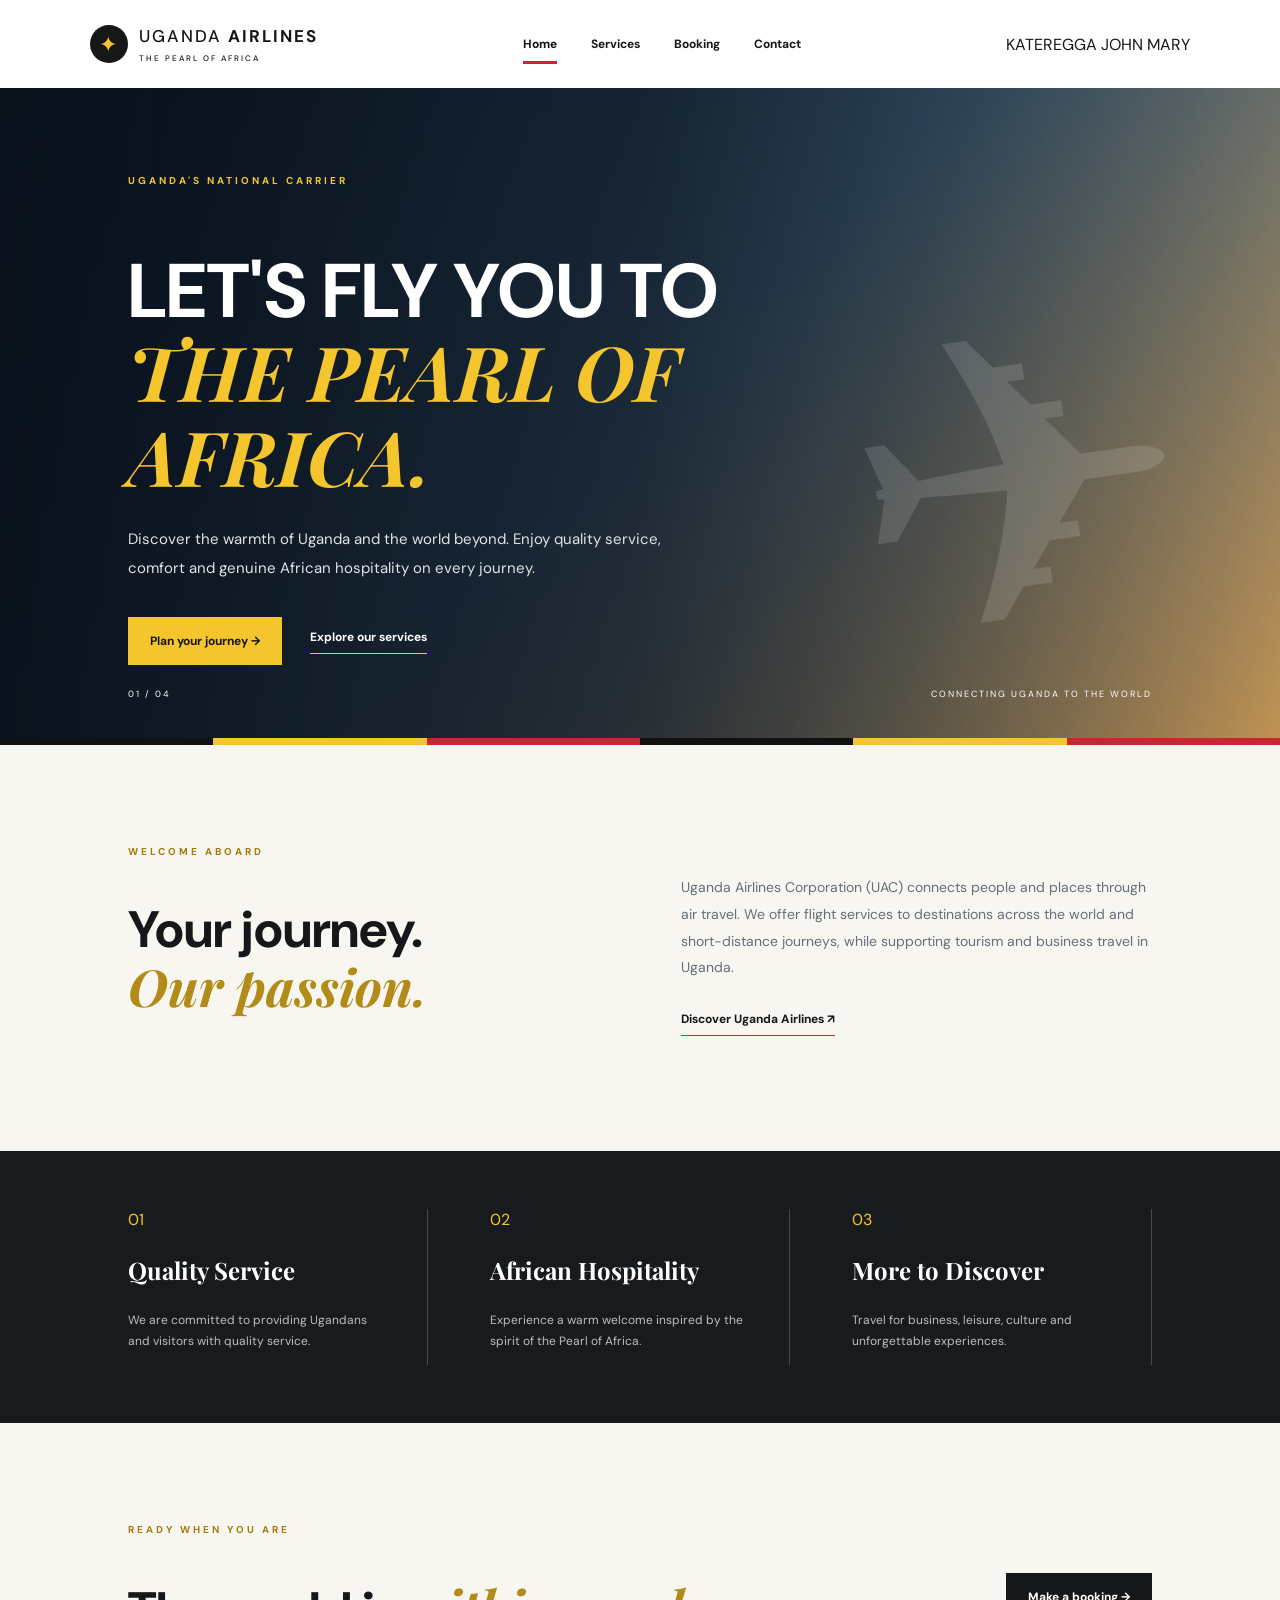
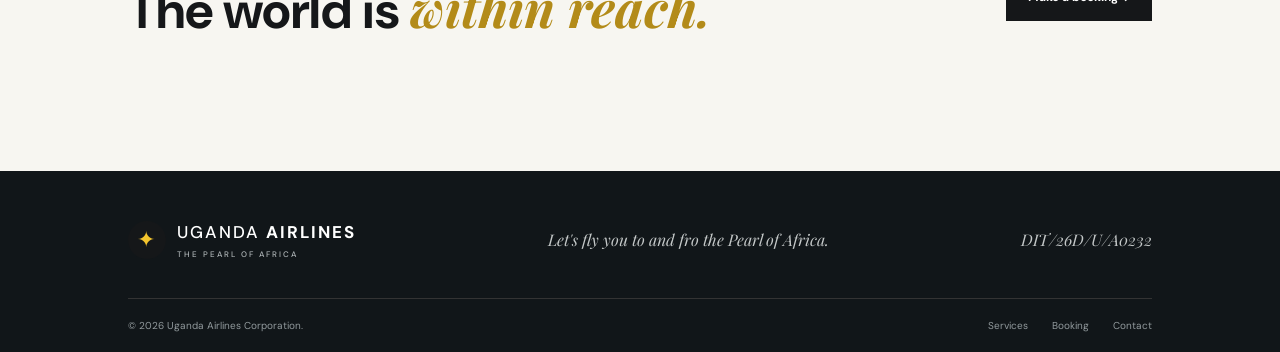
<file: Uganda AirLines/index.html>
<!DOCTYPE html>
<html lang="en">

<head>
    <meta charset="UTF-8">

    <meta name="viewport"
          content="width=device-width, initial-scale=1.0">

    <meta name="description"
          content="Uganda Airlines connecting the Pearl of Africa to the world.">

    <title>Uganda Airlines | Home</title>

    <!-- CSS CONNECTION -->
    <link rel="stylesheet" href="style.css">

    <!-- JAVASCRIPT CONNECTION -->
    <script src="script.js" defer></script>

</head>

<body>

<header class="site-header">

    <a class="brand" href="index.html">

        <span class="brand-mark">✦</span>

        <span>
            UGANDA <b>AIRLINES</b>
            <small>THE PEARL OF AFRICA</small>
        </span>

    </a>

    <button class="menu-toggle">☰</button>

    <nav class="nav">

        <a class="active" href="index.html">Home</a>

        <a href="services.html">Services</a>

        <a href="booking.html">Booking</a>

        <a href="contact.html">Contact</a>

    </nav>
<P>KATEREGGA JOHN MARY</P>
</header>


<main>

    <!-- HERO SECTION -->

    <section class="hero">

        <div class="hero-content">

            <span class="eyebrow">
                UGANDA'S NATIONAL CARRIER
            </span>

            <h1>
                LET'S FLY YOU TO
                <br>
                <em>THE PEARL OF AFRICA.</em>
            </h1>

            <p>
                Discover the warmth of Uganda and the world beyond.
                Enjoy quality service, comfort and genuine African
                hospitality on every journey.
            </p>

            <div class="hero-actions">

                <a class="btn btn-gold"
                   href="booking.html">

                    Plan your journey →

                </a>

                <a class="text-link"
                   href="services.html">

                    Explore our services

                </a>

            </div>

        </div>

        <div class="hero-caption">

            <span>01 / 04</span>

            <span>
                CONNECTING UGANDA TO THE WORLD
            </span>

        </div>

        <div class="flag-stripe">

            <span></span>
            <span></span>
            <span></span>
            <span></span>
            <span></span>
            <span></span>

        </div>

    </section>


    <!-- INTRODUCTION -->

    <section class="intro section-wrap">

        <div>

            <p class="eyebrow dark">
                WELCOME ABOARD
            </p>

            <h2>
                Your journey.
                <br>
                <em>Our passion.</em>
            </h2>

        </div>

        <div class="intro-copy">

            <p>
                Uganda Airlines Corporation (UAC) connects people
                and places through air travel.

                We offer flight services to destinations across
                the world and short-distance journeys, while
                supporting tourism and business travel in Uganda.
            </p>

            <a class="arrow-link" href="services.html">

                Discover Uganda Airlines ↗

            </a>

        </div>

    </section>


    <!-- FEATURES -->

    <section class="feature-band">

        <article>

            <span class="feature-number">01</span>

            <h3>Quality Service</h3>

            <p>
                We are committed to providing Ugandans and
                visitors with quality service.
            </p>

        </article>


        <article>

            <span class="feature-number">02</span>

            <h3>African Hospitality</h3>

            <p>
                Experience a warm welcome inspired by the
                spirit of the Pearl of Africa.
            </p>

        </article>


        <article>

            <span class="feature-number">03</span>

            <h3>More to Discover</h3>

            <p>
                Travel for business, leisure, culture and
                unforgettable experiences.
            </p>

        </article>

    </section>


    <!-- BOOKING CALL TO ACTION -->

    <section class="cta section-wrap">

        <div>

            <p class="eyebrow dark">
                READY WHEN YOU ARE
            </p>

            <h2>
                The world is
                <em>within reach.</em>
            </h2>

        </div>

        <a class="btn btn-dark" href="booking.html">

            Make a booking →

        </a>

    </section>

</main>


<!-- FOOTER -->

<footer class="footer">

    <div class="footer-top">

        <a class="brand brand-footer" href="index.html">

            <span class="brand-mark">✦</span>

            <span>
                UGANDA <b>AIRLINES</b>
                <small>THE PEARL OF AFRICA</small>
            </span>

        </a>

        <p>
            Let's fly you to and fro the Pearl of Africa.
        </p>
         <p>DIT/26D/U/A0232</p>
    </div>


    <div class="footer-bottom">

        <span>
            © <span class="year"></span>
            Uganda Airlines Corporation.
        </span>

        <div>

            <a href="services.html">Services</a>

            <a href="booking.html">Booking</a>

            <a href="contact.html">Contact</a>

        </div>

    </div>

</footer>

</body>
</html>
</file>
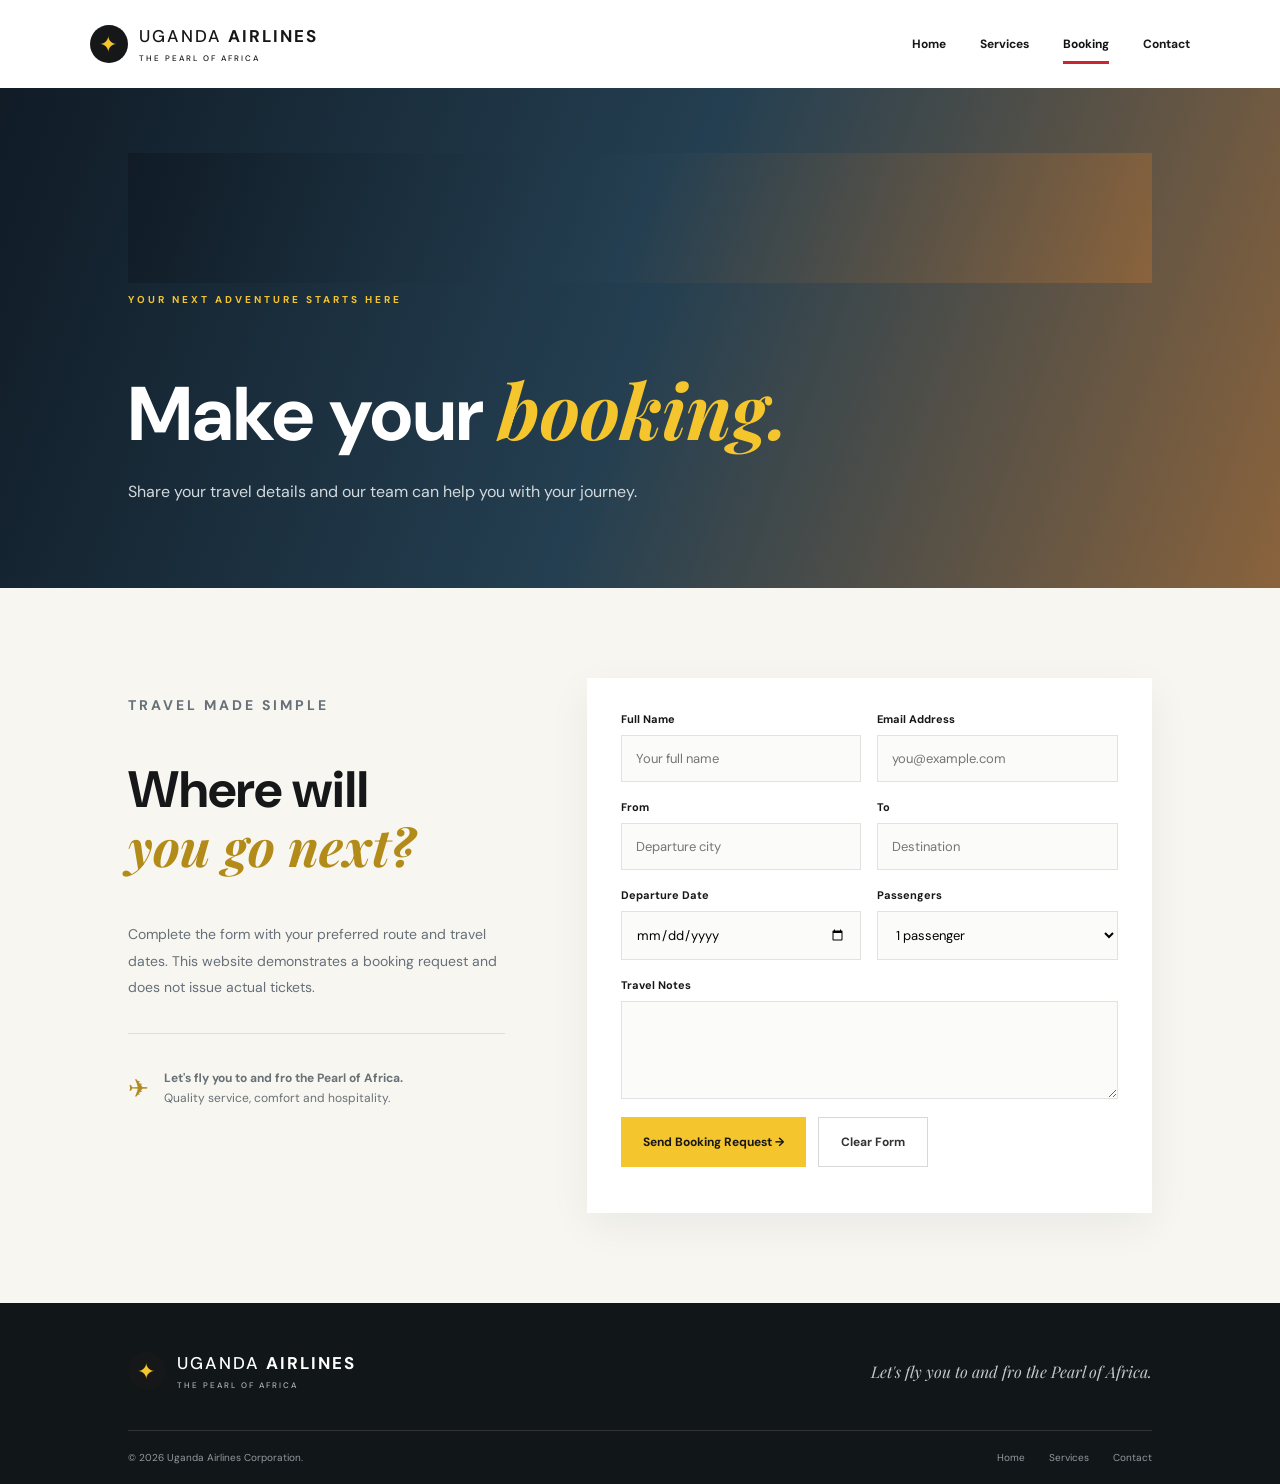
<file: Uganda AirLines/booking.html>
<!DOCTYPE html>
<html lang="en">

<head>

    <meta charset="UTF-8">

    <meta name="viewport"
          content="width=device-width, initial-scale=1.0">

    <meta name="description"
          content="Plan your journey with Uganda Airlines.">

    <title>Uganda Airlines | Booking</title>

    <link rel="stylesheet" href="style.css">

    <script src="script.js" defer></script>

</head>

<body>

<header class="site-header">

    <a class="brand" href="index.html">

        <span class="brand-mark">✦</span>

        <span>
            UGANDA <b>AIRLINES</b>
            <small>THE PEARL OF AFRICA</small>
        </span>

    </a>

    <button class="menu-toggle">☰</button>

    <nav class="nav">

        <a href="index.html">Home</a>

        <a href="services.html">Services</a>

        <a class="active" href="booking.html">Booking</a>

        <a href="contact.html">Contact</a>

    </nav>

</header>


<main>

   <section class="page-hero compact booking-hero"><section class="page-hero compact booking-hero"></section>

        <p class="eyebrow">
            YOUR NEXT ADVENTURE STARTS HERE
        </p>

        <h1>
            Make your <em>booking.</em>
        </h1>

        <p>
            Share your travel details and our team can help
            you with your journey.
        </p>

    </section>


    <section class="form-layout section-wrap">

        <div class="form-aside">

            <p class="eyebrow dark">
                TRAVEL MADE SIMPLE
            </p>

            <h2>
                Where will
                <br>
                <em>you go next?</em>
            </h2>

            <p>
                Complete the form with your preferred route
                and travel dates.

                This website demonstrates a booking request
                and does not issue actual tickets.
            </p>

            <div class="aside-note">

                <span>✈</span>

                <p>
                    <b>
                        Let's fly you to and fro
                        the Pearl of Africa.
                    </b>

                    <br>

                    Quality service, comfort and hospitality.
                </p>

            </div>

        </div>


        <!-- BOOKING FORM -->

        <form class="form-card" id="booking-form">

            <div class="form-row">

                <label>
                    Full Name

                    <input
                        type="text"
                        name="name"
                        placeholder="Your full name"
                        required
                    >

                </label>


                <label>
                    Email Address

                    <input
                        type="email"
                        name="email"
                        placeholder="you@example.com"
                        required
                    >

                </label>

            </div>


            <div class="form-row">

                <label>
                    From

                    <input
                        type="text"
                        name="from"
                        placeholder="Departure city"
                        required
                    >

                </label>


                <label>
                    To

                    <input
                        type="text"
                        name="to"
                        placeholder="Destination"
                        required
                    >

                </label>

            </div>


            <div class="form-row">

                <label>
                    Departure Date

                    <input
                        type="date"
                        name="date"
                        required
                    >

                </label>


                <label>
                    Passengers

                    <select name="passengers">

                        <option>1 passenger</option>

                        <option>2 passengers</option>

                        <option>3 passengers</option>

                        <option>4 passengers</option>

                        <option>5+ passengers</option>

                    </select>

                </label>

            </div>


            <label>
                Travel Notes

                <textarea
                    name="notes"
                    rows="4"
                    placeholder="Additional travel information">
                </textarea>

            </label>


            <div class="form-actions">

                <button
                    class="btn btn-gold"
                    type="submit">

                    Send Booking Request →

                </button>


                <button
                    class="btn btn-outline"
                    type="reset">

                    Clear Form

                </button>

            </div>


            <p class="form-feedback"
               aria-live="polite">
            </p>

        </form>

    </section>

</main>


<footer class="footer">

    <div class="footer-top">

        <a class="brand brand-footer" href="index.html">

            <span class="brand-mark">✦</span>

            <span>
                UGANDA <b>AIRLINES</b>
                <small>THE PEARL OF AFRICA</small>
            </span>

        </a>

        <p>
            Let's fly you to and fro the Pearl of Africa.
        </p>

    </div>


    <div class="footer-bottom">

        <span>
            © <span class="year"></span>
            Uganda Airlines Corporation.
        </span>

        <div>

            <a href="index.html">Home</a>

            <a href="services.html">Services</a>

            <a href="contact.html">Contact</a>

        </div>

    </div>

</footer>

</body>
</html>
</file>
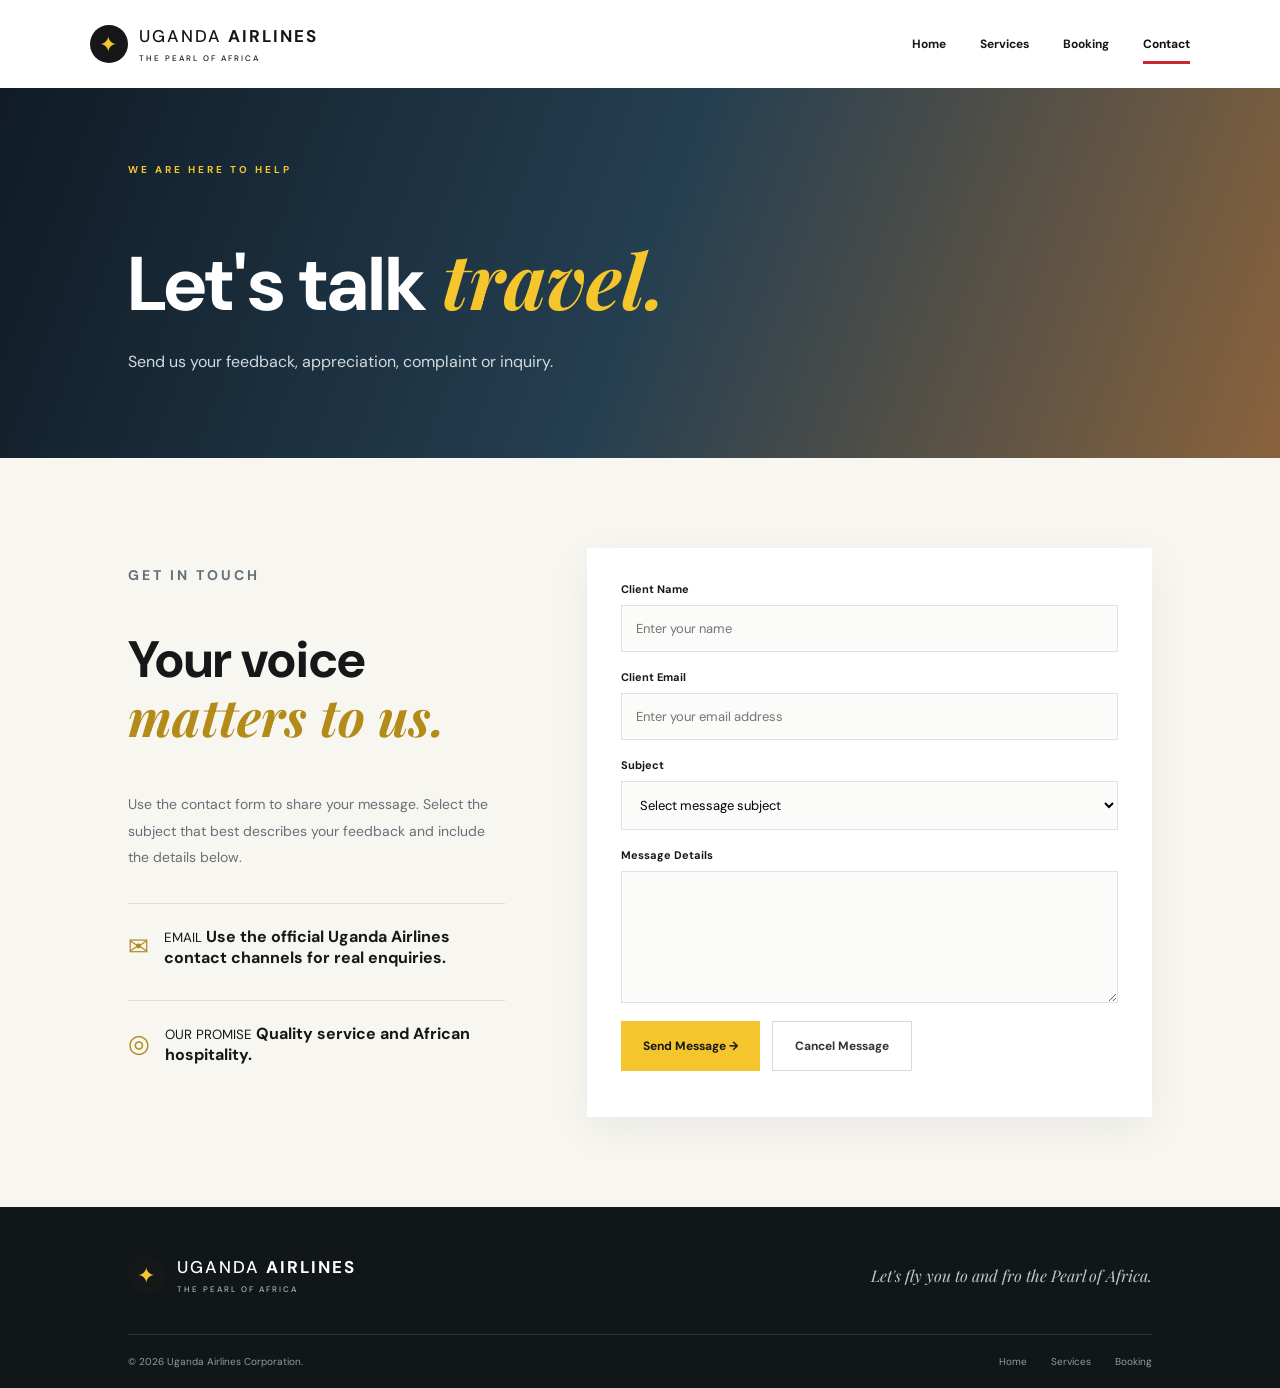
<file: Uganda AirLines/contact.html>
<!DOCTYPE html>
<html lang="en">

<head>

    <meta charset="UTF-8">

    <meta name="viewport"
          content="width=device-width, initial-scale=1.0">

    <meta name="description"
          content="Contact Uganda Airlines with your feedback or inquiry.">

    <title>Uganda Airlines | Contact</title>

    <link rel="stylesheet" href="style.css">

    <script src="script.js" defer></script>

</head>

<body>

<header class="site-header">

    <a class="brand" href="index.html">

        <span class="brand-mark">✦</span>

        <span>
            UGANDA <b>AIRLINES</b>
            <small>THE PEARL OF AFRICA</small>
        </span>

    </a>

    <button class="menu-toggle">☰</button>

    <nav class="nav">

        <a href="index.html">Home</a>

        <a href="services.html">Services</a>

        <a href="booking.html">Booking</a>

        <a class="active" href="contact.html">Contact</a>

    </nav>

</header>


<main>
<section class="page-hero compact contact-hero">

        <p class="eyebrow">
            WE ARE HERE TO HELP
        </p>

        <h1>
            Let's talk <em>travel.</em>
        </h1>

        <p>
            Send us your feedback, appreciation,
            complaint or inquiry.
        </p>

    </section>


    <section class="form-layout section-wrap">

        <div class="form-aside">

            <p class="eyebrow dark">
                GET IN TOUCH
            </p>

            <h2>
                Your voice
                <br>
                <em>matters to us.</em>
            </h2>

            <p>
                Use the contact form to share your message.
                Select the subject that best describes your
                feedback and include the details below.
            </p>


            <div class="contact-detail">

                <span>✉</span>

                <div>

                    <small>EMAIL</small>

                    <b>
                        Use the official Uganda Airlines
                        contact channels for real enquiries.
                    </b>

                </div>

            </div>


            <div class="contact-detail">

                <span>◎</span>

                <div>

                    <small>OUR PROMISE</small>

                    <b>
                        Quality service and African hospitality.
                    </b>

                </div>

            </div>

        </div>


        <!-- CONTACT FORM -->

        <form class="form-card" id="contact-form">

            <label>
                Client Name

                <input
                    type="text"
                    name="name"
                    placeholder="Enter your name"
                    required
                >

            </label>


            <label>
                Client Email

                <input
                    type="email"
                    name="email"
                    placeholder="Enter your email address"
                    required
                >

            </label>


            <label>
                Subject

                <select name="subject" required>

                    <option value="">
                        Select message subject
                    </option>

                    <option>Appreciation</option>

                    <option>Complaint</option>

                    <option>Inquiry</option>

                </select>

            </label>


            <label>
                Message Details

                <textarea
                    name="message"
                    rows="6"
                    placeholder="Write your message here..."
                    required>
                </textarea>

            </label>


            <div class="form-actions">

                <button
                    class="btn btn-gold"
                    type="submit">

                    Send Message →

                </button>


                <button
                    class="btn btn-outline"
                    type="reset">

                    Cancel Message

                </button>

            </div>


            <p class="form-feedback"
               aria-live="polite">
            </p>

        </form>

    </section>

</main>


<footer class="footer">

    <div class="footer-top">

        <a class="brand brand-footer" href="index.html">

            <span class="brand-mark">✦</span>

            <span>
                UGANDA <b>AIRLINES</b>
                <small>THE PEARL OF AFRICA</small>
            </span>

        </a>

        <p>
            Let's fly you to and fro the Pearl of Africa.
        </p>

    </div>


    <div class="footer-bottom">

        <span>
            © <span class="year"></span>
            Uganda Airlines Corporation.
        </span>

        <div>

            <a href="index.html">Home</a>

            <a href="services.html">Services</a>

            <a href="booking.html">Booking</a>

        </div>

    </div>

</footer>

</body>
</html>
</file>
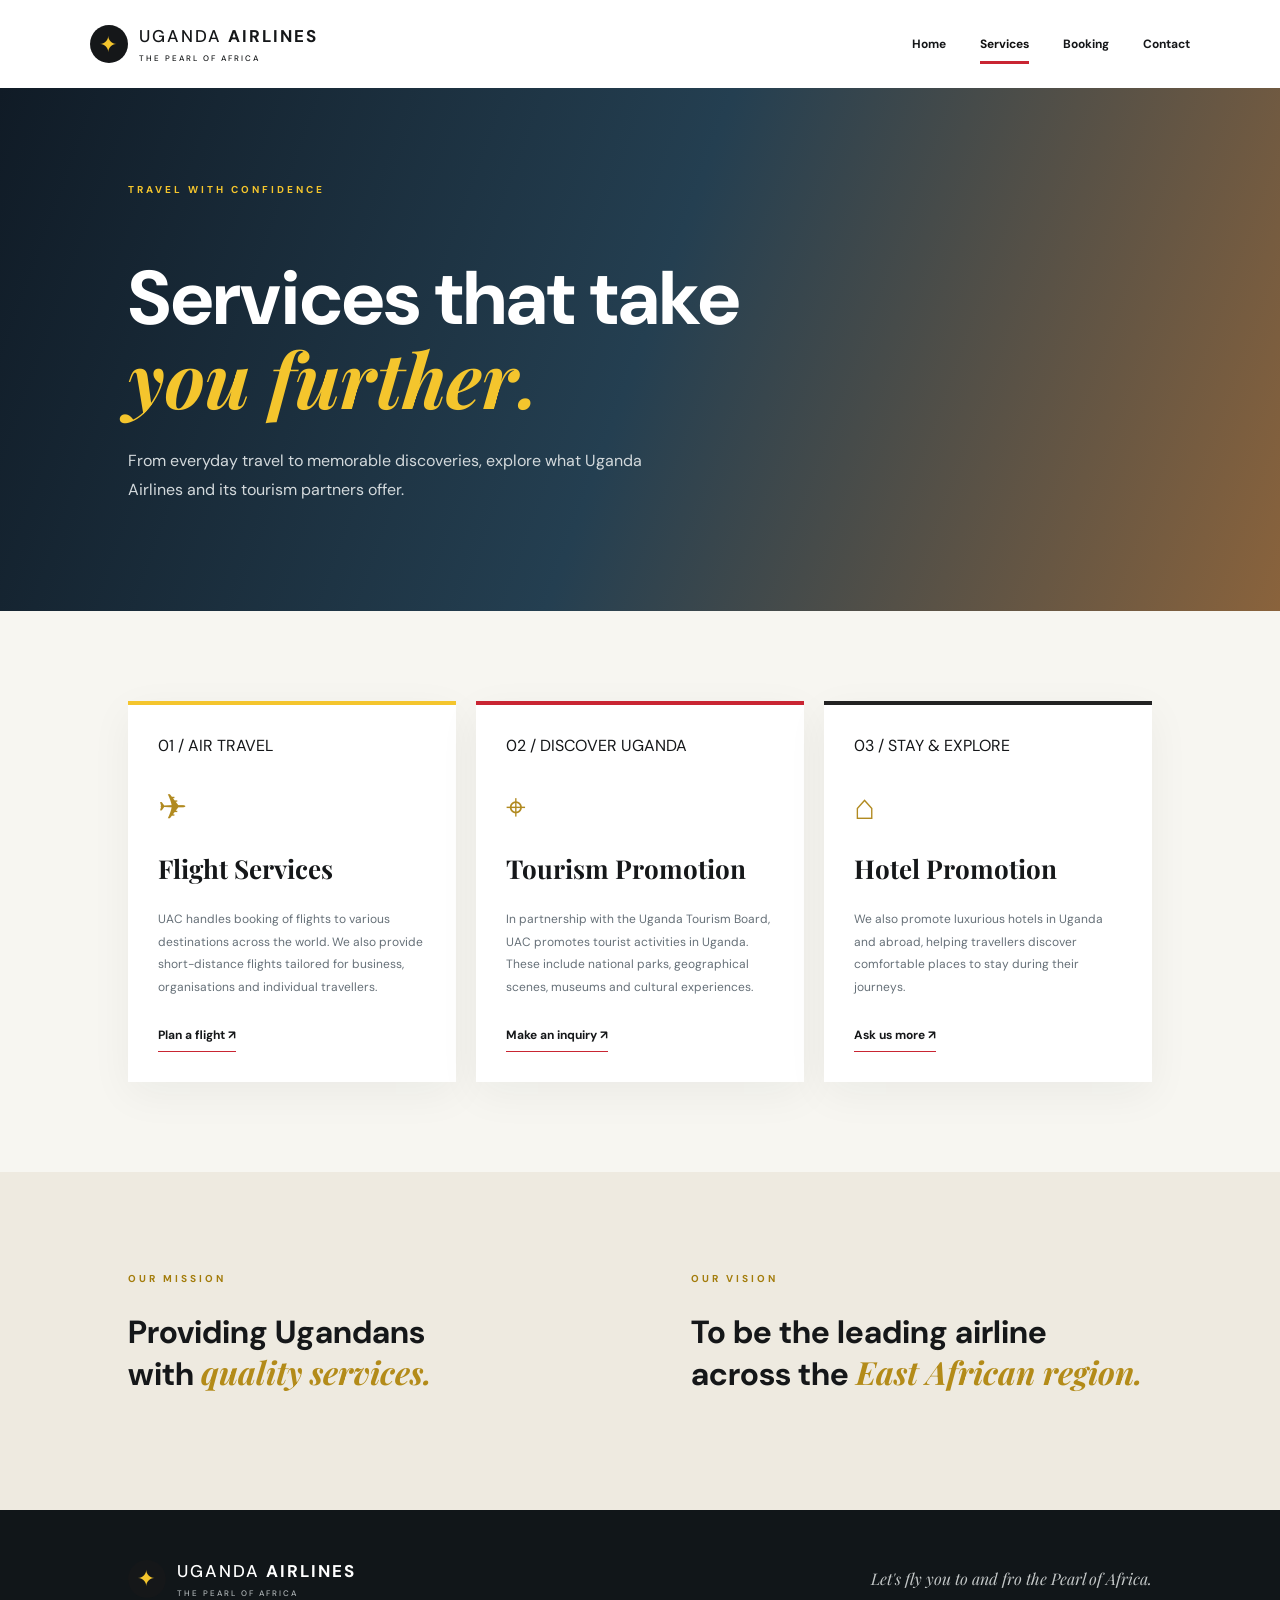
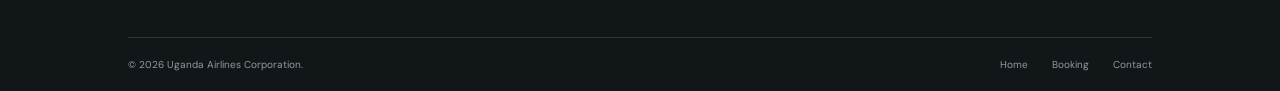
<file: Uganda AirLines/services.html>
<!DOCTYPE html>
<html lang="en">

<head>

    <meta charset="UTF-8">

    <meta name="viewport"
          content="width=device-width, initial-scale=1.0">

    <meta name="description"
          content="Explore Uganda Airlines services.">

    <title>Uganda Airlines | Services</title>

    <link rel="stylesheet" href="style.css">

    <script src="script.js" defer></script>

</head>

<body>

<header class="site-header">

    <a class="brand" href="index.html">

        <span class="brand-mark">✦</span>

        <span>
            UGANDA <b>AIRLINES</b>
            <small>THE PEARL OF AFRICA</small>
        </span>

    </a>

    <button class="menu-toggle">☰</button>

    <nav class="nav">

        <a href="index.html">Home</a>

        <a class="active" href="services.html">Services</a>

        <a href="booking.html">Booking</a>

        <a href="contact.html">Contact</a>

    </nav>

</header>


<main>

    <section class="page-hero services-hero">

        <p class="eyebrow">
            TRAVEL WITH CONFIDENCE
        </p>

        <h1>
            Services that take
            <br>
            <em>you further.</em>
        </h1>

        <p>
            From everyday travel to memorable discoveries,
            explore what Uganda Airlines and its tourism
            partners offer.
        </p>

    </section>


    <!-- SERVICES -->

    <section class="services-grid section-wrap">


        <article class="service-card">

            <span>01 / AIR TRAVEL</span>

            <div class="service-icon">✈</div>

            <h2>Flight Services</h2>

            <p>
                UAC handles booking of flights to various
                destinations across the world.

                We also provide short-distance flights
                tailored for business, organisations and
                individual travellers.
            </p>

            <a href="booking.html" class="arrow-link">
                Plan a flight ↗
            </a>

        </article>


        <article class="service-card service-tour">

            <span>02 / DISCOVER UGANDA</span>

            <div class="service-icon">⌖</div>

            <h2>Tourism Promotion</h2>

            <p>
                In partnership with the Uganda Tourism Board,
                UAC promotes tourist activities in Uganda.

                These include national parks, geographical
                scenes, museums and cultural experiences.
            </p>

            <a href="contact.html" class="arrow-link">
                Make an inquiry ↗
            </a>

        </article>


        <article class="service-card service-hotel">

            <span>03 / STAY & EXPLORE</span>

            <div class="service-icon">⌂</div>

            <h2>Hotel Promotion</h2>

            <p>
                We also promote luxurious hotels in Uganda
                and abroad, helping travellers discover
                comfortable places to stay during their journeys.
            </p>

            <a href="contact.html" class="arrow-link">
                Ask us more ↗
            </a>

        </article>

    </section>


    <!-- MISSION AND VISION -->

    <section class="mission section-wrap">

        <div>

            <p class="eyebrow dark">
                OUR MISSION
            </p>

            <h2>
                Providing Ugandans
                <br>
                with <em>quality services.</em>
            </h2>

        </div>


        <div>

            <p class="eyebrow dark">
                OUR VISION
            </p>

            <h2>
                To be the leading airline across
                the <em>East African region.</em>
            </h2>

        </div>

    </section>

</main>


<footer class="footer">

    <div class="footer-top">

        <a class="brand brand-footer" href="index.html">

            <span class="brand-mark">✦</span>

            <span>
                UGANDA <b>AIRLINES</b>
                <small>THE PEARL OF AFRICA</small>
            </span>

        </a>

        <p>
            Let's fly you to and fro the Pearl of Africa.
        </p>

    </div>


    <div class="footer-bottom">

        <span>
            © <span class="year"></span>
            Uganda Airlines Corporation.
        </span>

        <div>

            <a href="index.html">Home</a>

            <a href="booking.html">Booking</a>

            <a href="contact.html">Contact</a>

        </div>

    </div>

</footer>

</body>
</html>
</file>
<file: Uganda AirLines/style.css>
@import url('https://fonts.googleapis.com/css2?family=DM+Sans:wght@400;500;600;700&family=Playfair+Display:ital,wght@0,600;0,700;1,600;1,700&display=swap');

:root {
    --ink: #151719;
    --muted: #667078;
    --gold: #f4c52d;
    --red: #c92532;
    --cream: #f7f6f1;
    --white: #ffffff;
}

* {
    box-sizing: border-box;
}

html {
    scroll-behavior: smooth;
}

body {
    margin: 0;
    color: var(--ink);
    font-family: 'DM Sans', Arial, sans-serif;
    background: var(--cream);
}

a {
    color: inherit;
    text-decoration: none;
}


/* HEADER */

.site-header {
    height: 88px;
    padding: 0 7%;
    display: flex;
    align-items: center;
    justify-content: space-between;
    background: white;
    position: relative;
    z-index: 5;
}

.brand {
    display: flex;
    align-items: center;
    gap: 11px;
    font-size: 17px;
    font-weight: 500;
    letter-spacing: 2px;
}

.brand small {
    display: block;
    font-size: 8px;
    margin-top: 6px;
}

.brand-mark {
    width: 38px;
    height: 38px;
    border-radius: 50%;
    display: grid;
    place-items: center;
    background: var(--ink);
    color: var(--gold);
    font-size: 22px;
}


/* NAVIGATION */

.nav {
    display: flex;
    gap: 34px;
}

.nav a {
    font-size: 12px;
    font-weight: 700;
    padding: 12px 0;
    position: relative;
}

.nav a:hover,
.nav a.active {
    color: #111;
}

.nav a.active:after {
    content: '';
    height: 3px;
    background: var(--red);
    position: absolute;
    bottom: 0;
    left: 0;
    right: 0;
}

.menu-toggle {
    display: none;
}


/* HERO SECTION */

.hero {
    min-height: 650px;
    position: relative;
    display: flex;
    align-items: center;
    padding: 80px 10%;
    overflow: hidden;
    color: white;

    background:
        linear-gradient(
            90deg,
            rgba(8,15,25,.94),
            rgba(9,17,28,.73),
            rgba(10,18,27,.15)
        ),
        linear-gradient(
            135deg,
            #102b45,
            #486a83,
            #e1a95c
        );
}

.hero:before {
    content: '✈';
    position: absolute;
    right: 7%;
    top: 20%;
    font-size: clamp(180px, 32vw, 430px);
    color: rgba(255,255,255,.13);
    transform: rotate(-8deg);
}

.hero-content {
    position: relative;
    z-index: 2;
    max-width: 650px;
}

.eyebrow {
    font-size: 10px;
    font-weight: 700;
    letter-spacing: 3px;
    color: var(--gold);
    margin-bottom: 24px;
}

.dark {
    color: #a37c0b;
}

.hero h1,
.page-hero h1 {
    font-size: clamp(42px, 6vw, 76px);
    line-height: 1.04;
    margin-bottom: 24px;
}

.hero h1 em,
.page-hero h1 em {
    font-family: 'Playfair Display', serif;
    color: var(--gold);
}

.hero-content > p {
    max-width: 540px;
    color: #e0e4e6;
    line-height: 1.9;
    font-size: 15px;
}


/* BUTTONS */

.btn {
    display: inline-flex;
    align-items: center;
    justify-content: center;
    gap: 24px;
    padding: 16px 22px;
    border: 0;
    font: 700 12px 'DM Sans';
    cursor: pointer;
    transition: .25s;
}

.btn:hover {
    transform: translateY(-3px);
}

.btn-gold {
    background: var(--gold);
    color: #171717;
}

.btn-dark {
    background: var(--ink);
    color: white;
}

.btn-outline {
    background: transparent;
    border: 1px solid #d7d9d8;
    color: #333;
}

.hero-actions {
    display: flex;
    align-items: center;
    gap: 28px;
    margin-top: 35px;
}

.text-link {
    font-size: 12px;
    font-weight: 700;
    border-bottom: 1px solid var(--gold);
    padding-bottom: 8px;
}


/* UGANDA FLAG STRIPE */

.flag-stripe {
    position: absolute;
    bottom: 0;
    left: 0;
    right: 0;
    height: 7px;
    display: flex;
}

.flag-stripe span {
    flex: 1;
}

.flag-stripe span:nth-child(3n+1) {
    background: #111;
}

.flag-stripe span:nth-child(3n+2) {
    background: var(--gold);
}

.flag-stripe span:nth-child(3n) {
    background: var(--red);
}

.hero-caption {
    position: absolute;
    bottom: 45px;
    left: 10%;
    right: 10%;
    display: flex;
    justify-content: space-between;
    font-size: 9px;
    letter-spacing: 2px;
}


/* GENERAL SECTIONS */

.section-wrap {
    padding: 90px 10%;
}

.intro {
    display: grid;
    grid-template-columns: 1fr 1fr;
    gap: 8%;
    align-items: center;
}

.intro h2,
.cta h2,
.form-aside h2 {
    font-size: clamp(36px, 4vw, 54px);
    line-height: 1.12;
}

.intro h2 em,
.cta h2 em,
.form-aside h2 em,
.mission h2 em {
    font-family: 'Playfair Display', serif;
    color: #b38b19;
}

.intro-copy p,
.form-aside > p {
    font-size: 14px;
    line-height: 1.9;
    color: var(--muted);
}

.arrow-link {
    display: inline-block;
    font-size: 12px;
    font-weight: 700;
    margin-top: 16px;
    border-bottom: 1px solid var(--red);
    padding-bottom: 8px;
}


/* FEATURE SECTION */

.feature-band {
    background: #171b1e;
    color: white;
    padding: 58px 10%;
    display: grid;
    grid-template-columns: repeat(3, 1fr);
    gap: 6%;
}

.feature-band article {
    border-right: 1px solid #45494a;
    padding-right: 12%;
}

.feature-band h3 {
    font-family: 'Playfair Display', serif;
    font-size: 24px;
}

.feature-number {
    color: var(--gold);
}

.feature-band p {
    font-size: 12px;
    line-height: 1.8;
    color: #b8c0c3;
}


/* CTA */

.cta {
    display: flex;
    align-items: center;
    justify-content: space-between;
}


/* PAGE HERO */

.page-hero {
    padding: 85px 10% 90px;
    color: white;

    background:
        linear-gradient(
            110deg,
            #101b26,
            #243f51,
            #8a633c
        );
}

.page-hero.compact {
    padding-top: 65px;
    padding-bottom: 65px;
}

.page-hero > p:last-child {
    max-width: 560px;
    line-height: 1.8;
    color: #d3d9dc;
}


/* SERVICES */

.services-grid {
    display: grid;
    grid-template-columns: repeat(3, 1fr);
    gap: 20px;
}

.service-card {
    padding: 30px;
    background: white;
    min-height: 360px;
    box-shadow: 0 12px 40px rgba(20,30,35,.05);
    border-top: 4px solid var(--gold);
}

.service-tour {
    border-top-color: var(--red);
}

.service-hotel {
    border-top-color: #222;
}

.service-icon {
    font-size: 35px;
    color: #b18a20;
    margin: 28px 0 12px;
}

.service-card h2 {
    font-family: 'Playfair Display', serif;
    font-size: 26px;
}

.service-card p {
    font-size: 12px;
    line-height: 1.9;
    color: var(--muted);
}


/* MISSION AND VISION */

.mission {
    background: #eeeae0;
    display: grid;
    grid-template-columns: 1fr 1fr;
    gap: 10%;
}

.mission h2 {
    font-size: 32px;
    line-height: 1.25;
}


/* FORMS */

.form-layout {
    display: grid;
    grid-template-columns: .8fr 1.2fr;
    gap: 8%;
    align-items: start;
}

.form-card {
    background: white;
    padding: 34px;
    box-shadow: 0 12px 40px rgba(20,30,35,.06);
}

.form-card label {
    display: block;
    font-size: 11px;
    font-weight: 700;
    margin-bottom: 18px;
}

.form-card input,
.form-card select,
.form-card textarea {
    display: block;
    width: 100%;
    margin-top: 9px;
    padding: 14px;
    border: 1px solid #e0e3e2;
    background: #fbfbfa;
    font: 13px 'DM Sans';
}

.form-card input:focus,
.form-card select:focus,
.form-card textarea:focus {
    border-color: #b18a20;
}

.form-row {
    display: grid;
    grid-template-columns: 1fr 1fr;
    gap: 16px;
}

.form-card textarea {
    resize: vertical;
}

.form-actions {
    display: flex;
    gap: 12px;
    flex-wrap: wrap;
}

.form-feedback {
    font-size: 12px;
    color: #287447;
    line-height: 1.6;
}


/* CONTACT AND BOOKING DETAILS */

.aside-note,
.contact-detail {
    display: flex;
    gap: 15px;
    align-items: center;
    margin-top: 32px;
    padding-top: 22px;
    border-top: 1px solid #deded8;
}

.aside-note > span,
.contact-detail > span {
    font-size: 25px;
    color: #b18a20;
}

.aside-note p {
    font-size: 12px;
    line-height: 1.7;
    color: #687176;
}


/* FOOTER */

.footer {
    background: #111619;
    color: white;
    padding: 42px 10% 20px;
}

.footer-top,
.footer-bottom {
    display: flex;
    justify-content: space-between;
    align-items: center;
}

.footer-top {
    padding-bottom: 32px;
    border-bottom: 1px solid #333;
}

.brand-footer {
    color: white;
}

.brand-footer small {
    color: #aeb4b6;
}

.footer-top > p {
    font-family: 'Playfair Display', serif;
    font-style: italic;
    color: #c4c8c8;
}

.footer-bottom {
    padding-top: 20px;
    font-size: 10px;
    color: #929a9d;
}

.footer-bottom div {
    display: flex;
    gap: 24px;
}


/* MOBILE RESPONSIVENESS */

@media(max-width:800px) {

    .site-header {
        height: 74px;
        padding: 0 6%;
    }

    .menu-toggle {
        display: block;
        background: none;
        border: 0;
        font-size: 26px;
    }

    .nav {
        display: none;
        position: absolute;
        top: 74px;
        left: 0;
        right: 0;
        background: white;
        padding: 18px 7%;
        flex-direction: column;
        gap: 12px;
    }

    .nav.open {
        display: flex;
    }

    .hero {
        min-height: 610px;
        padding: 70px 7%;
    }

    .section-wrap {
        padding: 65px 7%;
    }

    .intro,
    .mission,
    .form-layout {
        grid-template-columns: 1fr;
        gap: 30px;
    }

    .feature-band {
        grid-template-columns: 1fr;
    }

    .feature-band article {
        border-right: 0;
        border-bottom: 1px solid #45494a;
        padding-bottom: 20px;
    }

    .services-grid {
        grid-template-columns: 1fr;
    }

    .page-hero {
        padding: 65px 7%;
    }

    .footer {
        padding: 35px 7% 20px;
    }

    .footer-top,
    .footer-bottom {
        align-items: flex-start;
        gap: 20px;
        flex-direction: column;
    }

    .form-card {
        padding: 24px;
    }

    .cta {
        align-items: flex-start;
        gap: 25px;
        flex-direction: column;
    }

}

@media(max-width:480px) {

    .brand {
        font-size: 14px;
    }

    .brand-mark {
        width: 33px;
        height: 33px;
    }

    .hero h1 {
        font-size: 42px;
    }

    .hero-actions {
        align-items: flex-start;
        flex-direction: column;
        gap: 20px;
    }

    .form-row {
        grid-template-columns: 1fr;
    }

    .page-hero h1 {
        font-size: 43px;
    }


}
</file>
